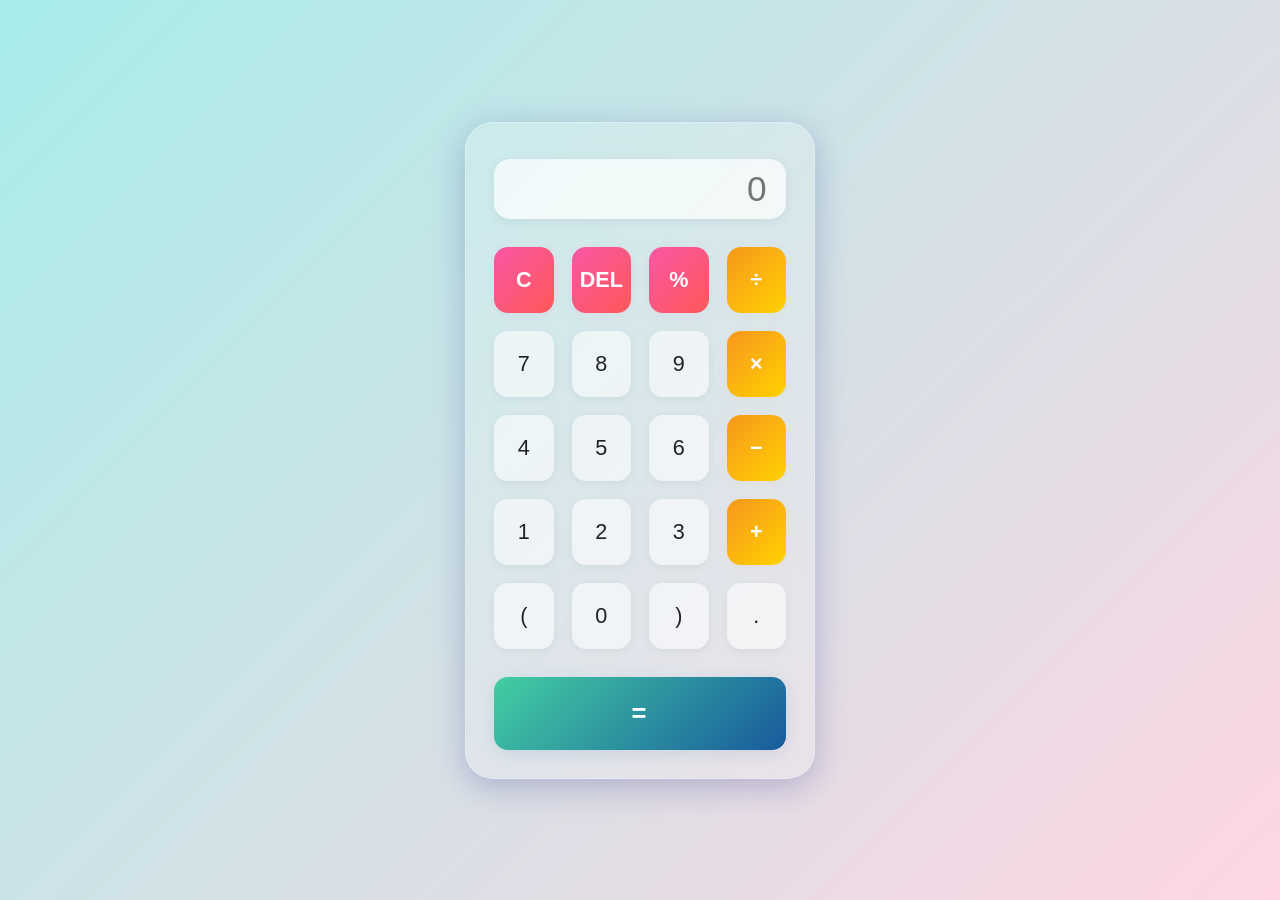
<file: index.html>
<!DOCTYPE html>
<html lang="en">
<head>
  <meta charset="UTF-8" />
  <meta name="viewport" content="width=device-width, initial-scale=1.0"/>
  <title>Modern Calculator UI</title>
      
</head>
<link rel="stylesheet" href="jscal.css" />
<script src="jscal.js"></script>
<body>
  <div class="calculator">
    <input type="text" id="display" placeholder="0">
    <div class="buttons">
      <div onclick="remove()" class="btn utility">C</div>
      <div onclick=" backspace()" class="btn utility">DEL</div>
      <div onclick="display('%')" class="btn utility">%</div>
      <div onclick="display('/')" class="btn operator">÷</div>

      <div onclick="display(7)"  class="btn">7</div>
      <div onclick="display(8)" class="btn">8</div>
      <div onclick="display(9)" class="btn">9</div>
      <div onclick="display('*')" class="btn operator">×</div>

      <div class="btn" onclick="display(4)">4</div>
      <div class="btn" onclick="display('5')">5</div>
      <div class="btn" onclick="display(6)">6</div>
      <div class="btn operator" onclick="display('-')">−</div>

      <div class="btn" onclick="display(1)">1</div>
      <div class="btn" onclick="display(2)">2</div>
      <div class="btn" onclick="display(3)">3</div>
      <div class="btn operator" onclick="display('+')">+</div>

      <div class="btn" onclick="display('(')">(</div>
      <div class="btn" onclick="display(0)">0</div>
      <div class="btn" onclick="display(')')">)</div>
     

      <div class="btn" onclick="display('.')">.</div>
      <div class="btn equal" onclick="calc()">=</div>
    </div>
  </div>
  
</body>
</html>

    
    <!-- //     const display = document.getElementById('display');
    //     function append(char) {
    //         display.value += char;
    //     }
    //     function clearDisplay() {
    //         display.value = '';
    //     }
    //     function calculate() {
    //         try {
    //             display.value = eval(display.value.replace(/÷/g, '/').replace(/×/g, '*'));
    //         } catch {
    //             display.value = 'Error';
    //         }
    //     }
    //  -->
<!-- </body>
</html> -->
</file>
<file: jscal.css>
* {
      box-sizing: border-box;
    }

    body {
      font-family: 'Segoe UI', Tahoma, Geneva, Verdana, sans-serif;
      display: flex;
      justify-content: center;
      align-items: center;
      height: 100vh;
      margin: 0;
      background: linear-gradient(to right, #141e30, #243b55);
    }


    .calculator {
  width: 300px;
  margin: 50px auto;
  padding: 20px;
  background-color: #1e1e1e;
  border-radius: 15px;
  box-shadow: 0 0 15px rgba(0,0,0,0.3);
}

.calculator {
  width: 320px;
  margin: 50px auto;
  padding: 20px;
  background-color: #1e1e1e;
  border-radius: 15px;
  box-shadow: 0 0 20px rgba(0, 0, 0, 0.3);
}

#display {
  width: 100%;
  height: 60px;
  margin-bottom: 20px;
  padding: 15px 20px;
  font-size: 24px;
  border: none;
  border-radius: 10px;
  background-color: #f1f1f1;
  box-sizing: border-box;
  text-align: right;
}




    .calculator {
      background: #1f1f2f;
      padding: 25px;
      border-radius: 24px;
      box-shadow: 0 20px 40px rgba(0, 0, 0, 0.4);
      width: 360px;
    }

    .display {
      background: #101019;
      color: #00ffcc;
      font-size: 2.4em;
      text-align: right;
      padding: 25px 20px;
      border-radius: 16px;
      margin-bottom: 25px;
      height: 70px;
      overflow: hidden;
      word-wrap: break-word;
    }

    .buttons {
      display: grid;
      grid-template-columns: repeat(4, 1fr);
      gap: 15px;
    }

    .btn {
      background: #2e2e3e;
      color: #ffffff;
      padding: 20px;
      border-radius: 16px;
      font-size: 1.3em;
      text-align: center;
      cursor: pointer;
      transition: 0.2s;
      user-select: none;
    }

    .btn:hover {
      background: #00ffcc;
      color: #101019;
    }

    .btn.operator {
      background: #ff6f61;
    }

    .btn.operator:hover {
      background: #ff9671;
    }

    .btn.equal {
      grid-column: span 2;
      background: #00b894;
    }

    .btn.equal:hover {
      background: #00cec9;
    }

    .btn.utility {
      background: #3e3e50;
    }

    .btn.utility:hover {
      background: #77789b;
      color: white;
    }

    /* Modern Glassmorphism Calculator Style */
body {
  min-height: 100vh;
  background: linear-gradient(135deg, #a8edea 0%, #fed6e3 100%);
  display: flex;
  align-items: center;
  justify-content: center;
  font-family: 'Segoe UI', 'Roboto', Arial, sans-serif;
  margin: 0;
}

.calculator {
  background: rgba(255, 255, 255, 0.18);
  box-shadow: 0 8px 32px 0 rgba(31, 38, 135, 0.25);
  backdrop-filter: blur(16px);
  border-radius: 28px;
  padding: 36px 28px 28px 28px;
  width: 350px;
  border: 1.5px solid rgba(255,255,255,0.25);
  transition: box-shadow 0.2s;
}

#display {
  width: 100%;
  height: 60px;
  border: none;
  border-radius: 16px;
  margin-bottom: 28px;
  background: rgba(255,255,255,0.7);
  font-size: 2.2rem;
  text-align: right;
  padding: 0 18px;
  box-shadow: 0 2px 12px rgba(0,0,0,0.07);
  outline: none;
  color: #222;
  letter-spacing: 1.5px;
  transition: background 0.2s;
}

.buttons {
  display: grid;
  grid-template-columns: repeat(4, 1fr);
  gap: 18px;
}

.btn {
  background: rgba(255,255,255,0.55);
  border: none;
  border-radius: 14px;
  font-size: 1.35rem;
  padding: 20px 0;
  cursor: pointer;
  box-shadow: 0 2px 8px rgba(0,0,0,0.06);
  transition: background 0.2s, transform 0.1s, color 0.2s;
  color: #222;
  font-weight: 500;
  user-select: none;
  outline: none;
}

.btn:hover, .btn:active {
  background: rgba(168, 237, 234, 0.85);
  color: #185a9d;
  transform: scale(1.07);
}

.btn.operator {
  background: linear-gradient(135deg, #f7971e 0%, #ffd200 100%);
  color: #fff;
  font-weight: bold;
  box-shadow: 0 2px 12px rgba(247,151,30,0.08);
}

.btn.operator:hover, .btn.operator:active {
  background: linear-gradient(135deg, #ffd200 0%, #f7971e 100%);
  color: #fff;
}

.btn.utility {
  background: linear-gradient(135deg, #f857a6 0%, #ff5858 100%);
  color: #fff;
  font-weight: bold;
  box-shadow: 0 2px 12px rgba(248,87,166,0.08);
}

.btn.utility:hover, .btn.utility:active {
  background: linear-gradient(135deg, #ff5858 0%, #f857a6 100%);
  color: #fff;
}

.btn.equal {
  grid-column: span 4;
  background: linear-gradient(135deg, #43cea2 0%, #185a9d 100%);
  color: #fff;
  font-size: 1.6rem;
  font-weight: bold;
  padding: 22px 0;
  margin-top: 10px;
  box-shadow: 0 4px 18px rgba(24,90,157,0.13);
  letter-spacing: 2px;
}

.btn.equal:hover, .btn.equal:active {
  background: linear-gradient(135deg, #185a9d 0%, #43cea2 100%);
  color: #fff;
}

@media (max-width: 400px) {
  .calculator {
    width: 98vw;
    padding: 16px 4px;
  }
  #display {
    font-size: 1.2rem;
    height: 40px;
  }
  .btn {
    font-size: 1rem;
    padding: 12px 0;
  }
}
</file>
